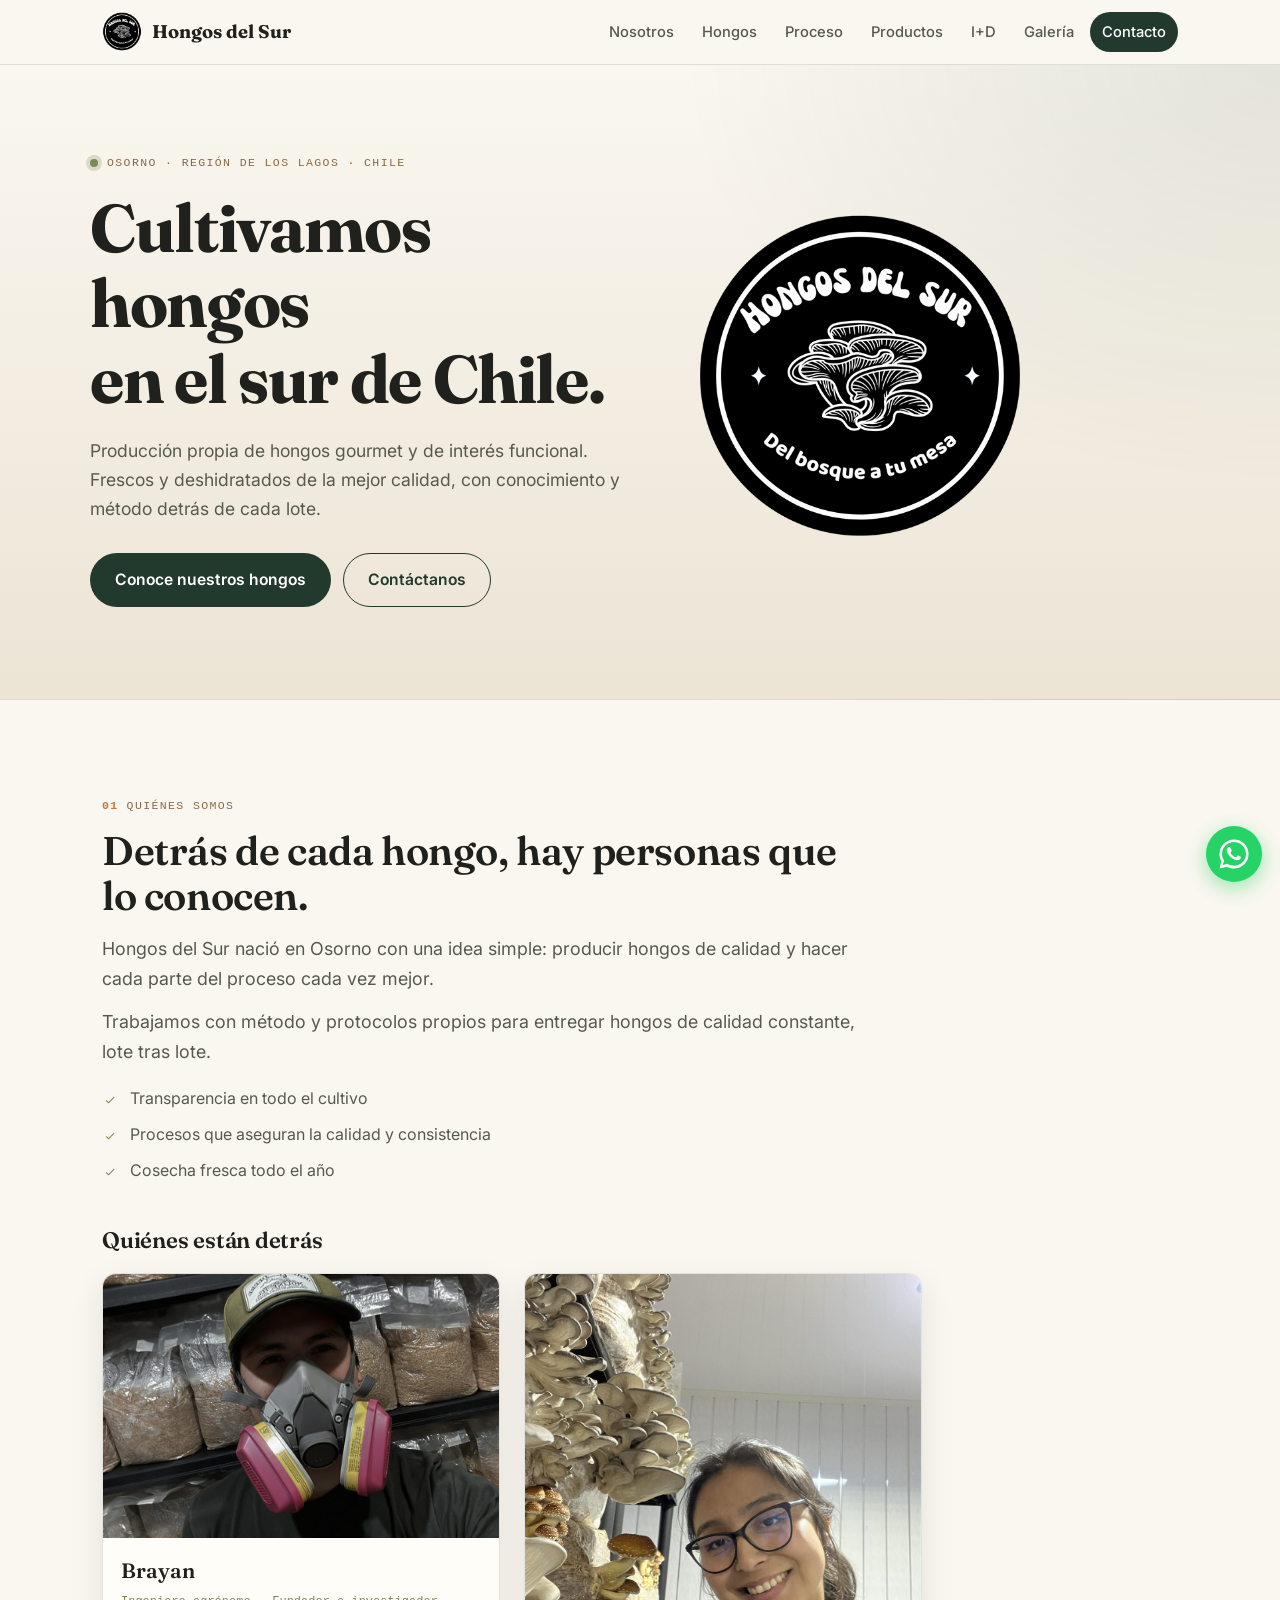
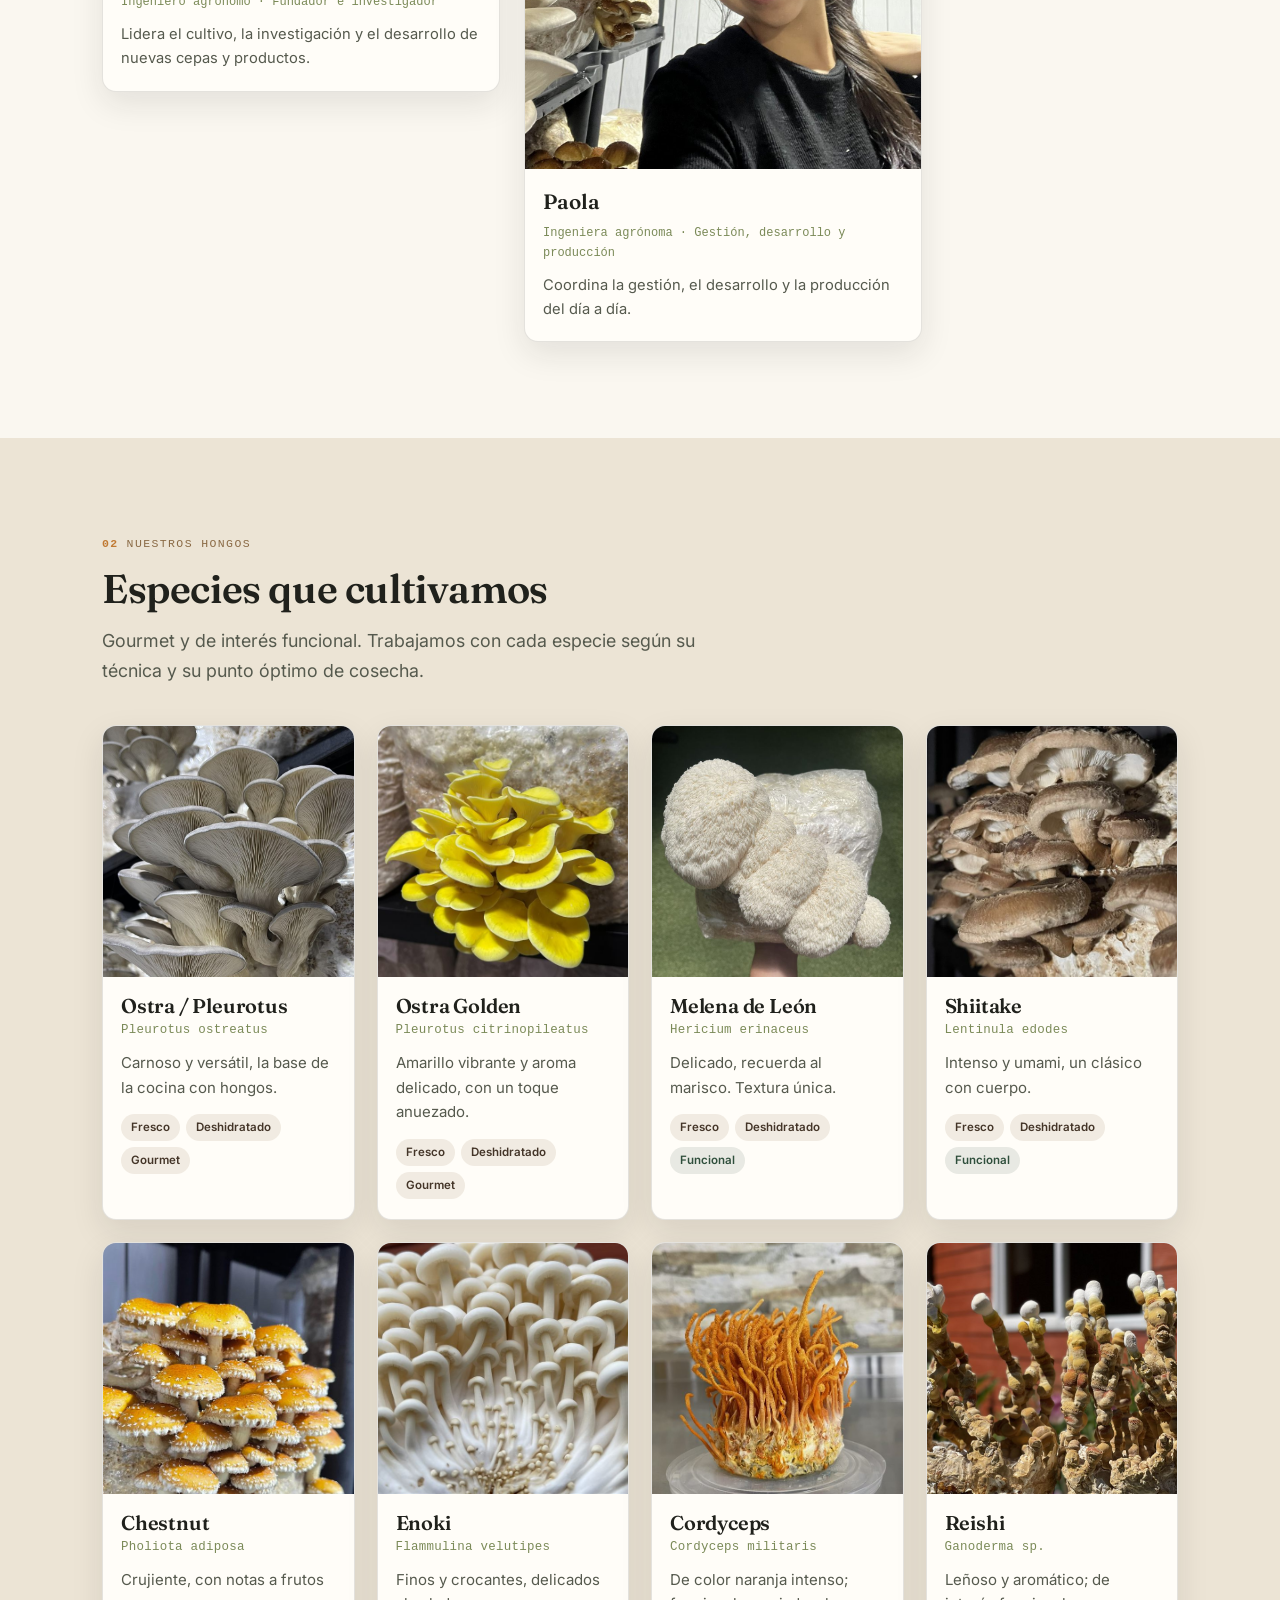
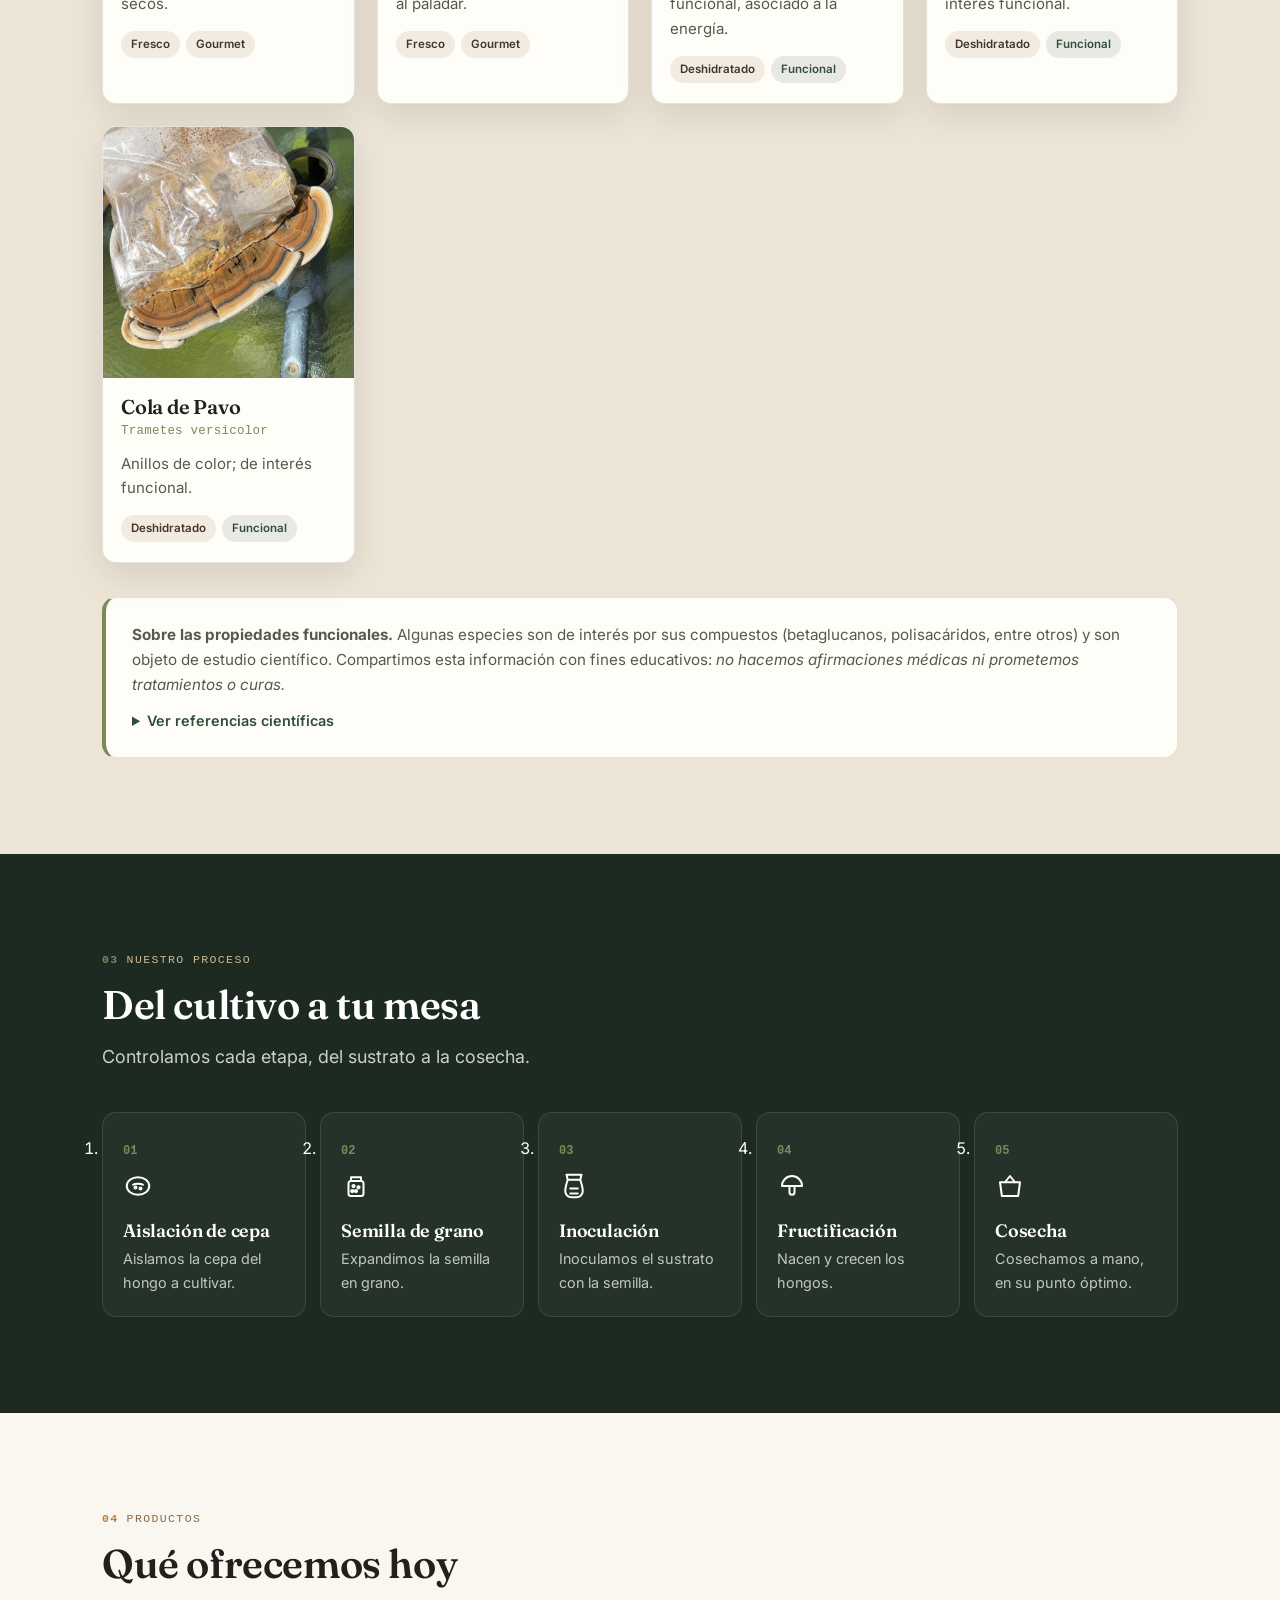
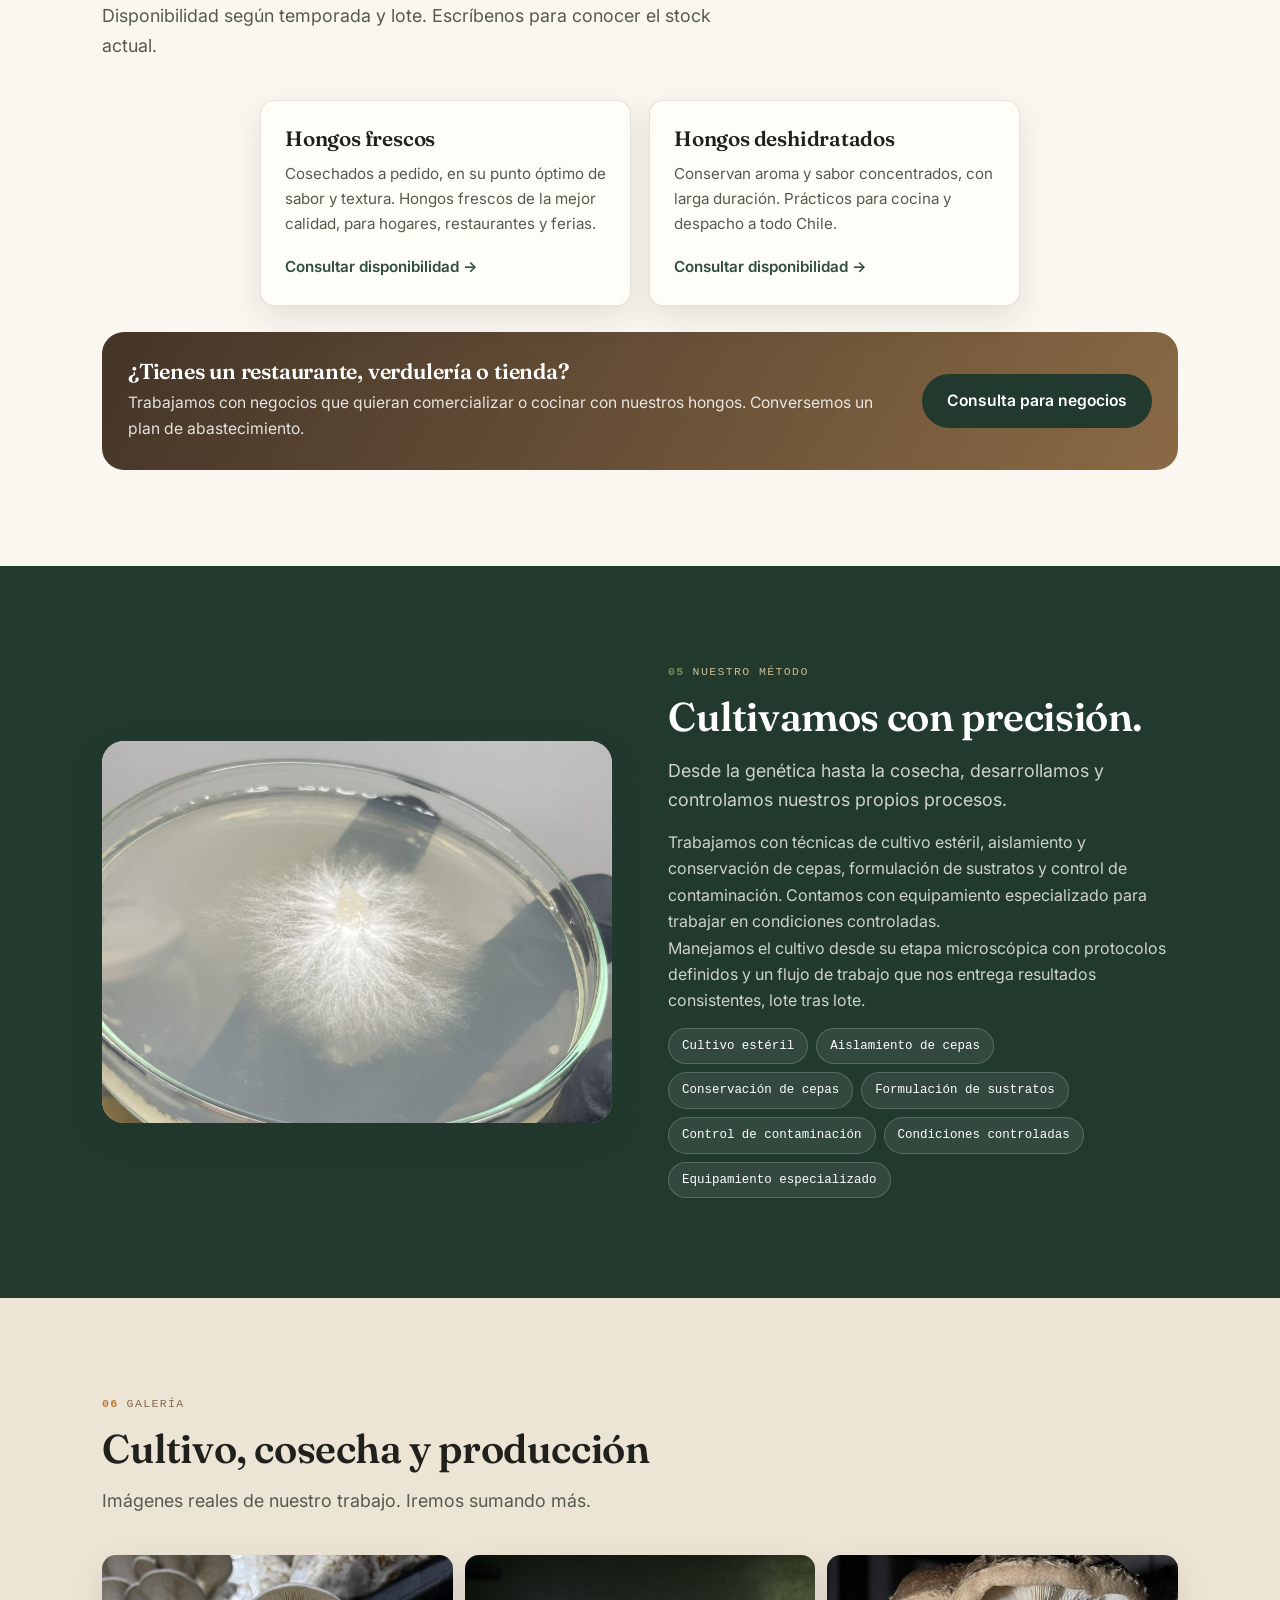
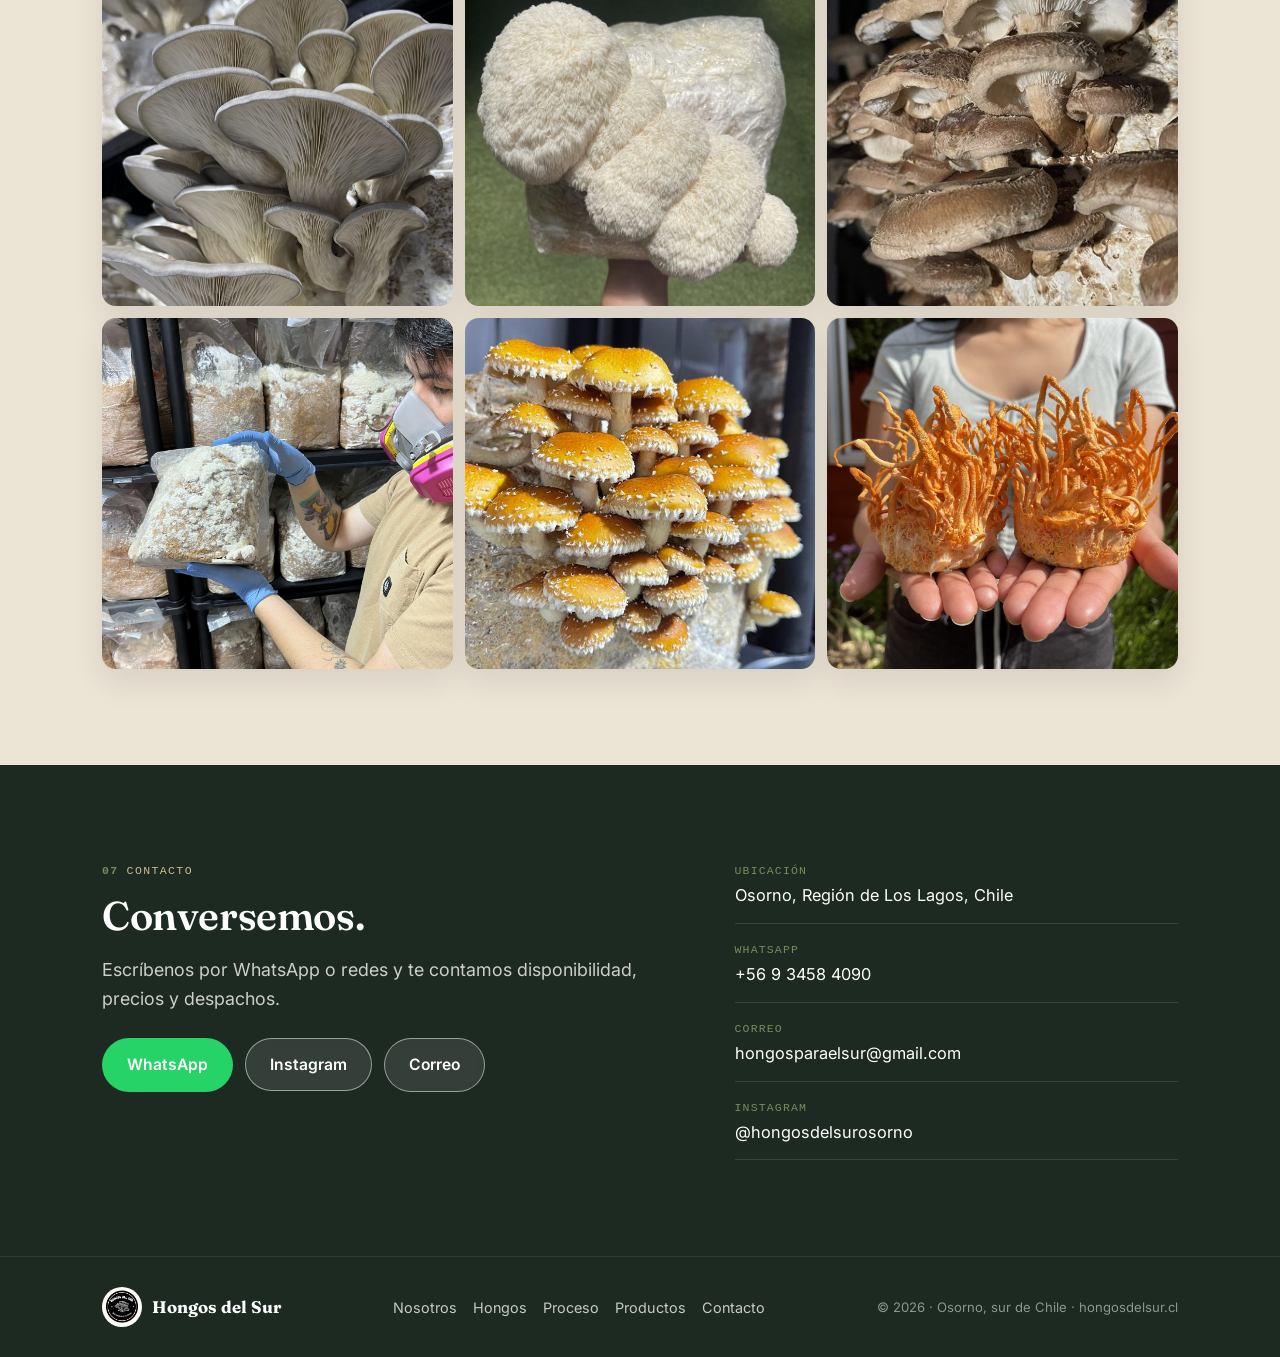
<file: index.html>
<!DOCTYPE html>
<html lang="es">
<head>
  <meta charset="UTF-8" />
  <meta name="viewport" content="width=device-width, initial-scale=1.0" />

  <title>Hongos del Sur — Cultivo de hongos gourmet y funcionales en Osorno, Chile</title>
  <meta name="description" content="Hongos del Sur es una productora de Osorno, Región de Los Lagos, dedicada al cultivo de hongos gourmet y de interés funcional: Melena de León, Shiitake, Pleurotus, Reishi y más. Hongos frescos y deshidratados de la mejor calidad, del sur de Chile." />
  <meta name="theme-color" content="#243b30" />
  <link rel="canonical" href="https://hongosdelsur.cl/" />

  <!-- Open Graph / redes -->
  <meta property="og:title" content="Hongos del Sur — Cultivo de hongos en el sur de Chile" />
  <meta property="og:description" content="Cultivamos hongos gourmet y funcionales en Osorno. Frescos y deshidratados de la mejor calidad." />
  <meta property="og:type" content="website" />
  <meta property="og:url" content="https://hongosdelsur.cl/" />
  <meta property="og:image" content="https://hongosdelsur.cl/img/logo.png" />
  <meta property="og:locale" content="es_CL" />
  <meta name="twitter:card" content="summary" />

  <link rel="preconnect" href="https://fonts.googleapis.com" />
  <link rel="preconnect" href="https://fonts.gstatic.com" crossorigin />
  <link href="https://fonts.googleapis.com/css2?family=Fraunces:opsz,wght@9..144,400;9..144,500;9..144,600;9..144,700&family=Inter:wght@400;500;600&display=swap" rel="stylesheet" />
  <link rel="stylesheet" href="styles.css?v=7" />
  <link rel="icon" type="image/png" href="img/logo.png" />
  <link rel="apple-touch-icon" href="img/logo.png" />

  <!-- Datos estructurados: negocio local -->
  <script type="application/ld+json">
  {
    "@context": "https://schema.org",
    "@type": "LocalBusiness",
    "name": "Hongos del Sur",
    "alternateName": "Hongos del Sur Osorno",
    "description": "Cultivo y desarrollo de hongos gourmet y de interés funcional en Osorno, Región de Los Lagos, Chile. Hongos frescos y deshidratados: Melena de León, Shiitake, Pleurotus, Reishi, Cordyceps y más.",
    "slogan": "Del bosque a tu mesa",
    "image": "https://hongosdelsur.cl/img/logo.png",
    "logo": "https://hongosdelsur.cl/img/logo.png",
    "url": "https://hongosdelsur.cl",
    "telephone": "+56934584090",
    "email": "hongosparaelsur@gmail.com",
    "address": {
      "@type": "PostalAddress",
      "addressLocality": "Osorno",
      "addressRegion": "Región de Los Lagos",
      "addressCountry": "CL"
    },
    "geo": {
      "@type": "GeoCoordinates",
      "latitude": -40.5739,
      "longitude": -73.1332
    },
    "areaServed": [
      { "@type": "City", "name": "Osorno" },
      { "@type": "AdministrativeArea", "name": "Región de Los Lagos" },
      { "@type": "Country", "name": "Chile" }
    ],
    "knowsAbout": ["Cultivo de hongos", "Hongos gourmet", "Hongos funcionales", "Micología"],
    "sameAs": ["https://instagram.com/hongosdelsurosorno"]
  }
  </script>
</head>
<body>

  <!-- ===== NAVEGACIÓN ===== -->
  <header class="nav" id="top">
    <div class="container nav__inner">
      <a href="#inicio" class="nav__logo">
        <img src="img/logo.png" alt="Logo de Hongos del Sur" class="nav__logo-img" width="42" height="42" />
        <span>Hongos del Sur</span>
      </a>
      <button class="nav__toggle" aria-label="Abrir menú" aria-expanded="false" aria-controls="menu">
        <span></span><span></span><span></span>
      </button>
      <nav class="nav__links" id="menu">
        <a href="#nosotros">Nosotros</a>
        <a href="#hongos">Hongos</a>
        <a href="#proceso">Proceso</a>
        <a href="#productos">Productos</a>
        <a href="#id">I+D</a>
        <a href="#galeria">Galería</a>
        <a href="#contacto" class="nav__cta">Contacto</a>
      </nav>
    </div>
  </header>

  <main>

    <!-- ===== HERO ===== -->
    <section id="inicio" class="hero">
      <div class="container hero__inner">
        <div class="hero__text">
          <p class="hero__eyebrow"><span class="dot"></span>Osorno · Región de Los Lagos · Chile</p>
          <h1 class="hero__title">Cultivamos hongos<br />en el sur de Chile.</h1>
          <p class="hero__subtitle">
            Producción propia de hongos gourmet y de interés funcional. Frescos y
            deshidratados de la mejor calidad, con conocimiento y método detrás de cada lote.
          </p>
          <div class="hero__actions">
            <a href="#hongos" class="btn btn--primary">Conoce nuestros hongos</a>
            <a href="#contacto" class="btn btn--ghost">Contáctanos</a>
          </div>
        </div>
        <div class="hero__mark" aria-hidden="true">
          <img src="img/logo.png" alt="" width="320" height="320" />
        </div>
      </div>
    </section>

    <!-- ===== 01 · NOSOTROS ===== -->
    <section id="nosotros" class="section">
      <div class="container">
        <div class="reveal about-intro">
          <p class="eyebrow"><span class="eyebrow__num">01</span> Quiénes somos</p>
          <h2>Detrás de cada hongo, hay personas que lo conocen.</h2>
          <p class="lead">
            Hongos del Sur nació en Osorno con una idea simple: producir hongos
            de calidad y hacer cada parte del proceso cada vez mejor.
          </p>
          <p class="lead">
            Trabajamos con método y protocolos propios para entregar hongos de
            calidad constante, lote tras lote.
          </p>
          <ul class="checklist">
            <li>Transparencia en todo el cultivo</li>
            <li>Procesos que aseguran la calidad y consistencia</li>
            <li>Cosecha fresca todo el año</li>
          </ul>
        </div>
      </div>

      <div class="container team">
        <h3 class="team__title reveal">Quiénes están detrás</h3>
        <div class="team__grid">
          <figure class="member reveal">
            <div class="member__photo member__photo--h">
              <img src="img/brayan.jpg" alt="Brayan, ingeniero agrónomo y fundador de Hongos del Sur" loading="lazy"
                   onerror="this.style.display='none';this.parentNode.classList.add('placeholder')" />
              <span class="placeholder__label">Foto de Brayan (horizontal)<br /><small>img/brayan.jpg</small></span>
            </div>
            <figcaption>
              <h4>Brayan</h4>
              <p class="member__role">Ingeniero agrónomo · Fundador e investigador</p>
              <p class="member__bio">Lidera el cultivo, la investigación y el desarrollo de nuevas cepas y productos.</p>
            </figcaption>
          </figure>

          <figure class="member reveal">
            <div class="member__photo member__photo--v">
              <img src="img/paola.jpg" alt="Paola, ingeniera agrónoma de Hongos del Sur" loading="lazy"
                   onerror="this.style.display='none';this.parentNode.classList.add('placeholder')" />
              <span class="placeholder__label">Foto de Paola (vertical)<br /><small>img/paola.jpg</small></span>
            </div>
            <figcaption>
              <h4>Paola</h4>
              <p class="member__role">Ingeniera agrónoma · Gestión, desarrollo y producción</p>
              <p class="member__bio">Coordina la gestión, el desarrollo y la producción del día a día.</p>
            </figcaption>
          </figure>
        </div>
      </div>
    </section>

    <!-- ===== 02 · NUESTROS HONGOS ===== -->
    <section id="hongos" class="section section--sand">
      <div class="container">
        <div class="section__head reveal">
          <p class="eyebrow"><span class="eyebrow__num">02</span> Nuestros hongos</p>
          <h2>Especies que cultivamos</h2>
          <p class="lead">Gourmet y de interés funcional. Trabajamos con cada especie según su técnica y su punto óptimo de cosecha.</p>
        </div>

        <div class="species">
          <!-- Pleurotus -->
          <article class="scard reveal">
            <div class="scard__media">
              <img src="img/ostra.jpg" alt="Hongo ostra (Pleurotus ostreatus) cultivado por Hongos del Sur" loading="lazy"
                   onerror="this.style.display='none';this.parentNode.classList.add('placeholder')" />
              <span class="placeholder__label">img/ostra.jpg</span>
            </div>
            <div class="scard__body">
              <h3>Ostra / Pleurotus</h3>
              <p class="latin">Pleurotus ostreatus</p>
              <p class="scard__desc">Carnoso y versátil, la base de la cocina con hongos.</p>
              <div class="tags"><span>Fresco</span><span>Deshidratado</span><span>Gourmet</span></div>
            </div>
          </article>

          <!-- Ostra Golden -->
          <article class="scard reveal">
            <div class="scard__media">
              <img src="img/ostragolden.jpg" alt="Ostra Golden (Pleurotus citrinopileatus) cultivado por Hongos del Sur" loading="lazy"
                   onerror="this.style.display='none';this.parentNode.classList.add('placeholder')" />
              <span class="placeholder__label">img/ostragolden.jpg</span>
            </div>
            <div class="scard__body">
              <h3>Ostra Golden</h3>
              <p class="latin">Pleurotus citrinopileatus</p>
              <p class="scard__desc">Amarillo vibrante y aroma delicado, con un toque anuezado.</p>
              <div class="tags"><span>Fresco</span><span>Deshidratado</span><span>Gourmet</span></div>
            </div>
          </article>

          <!-- Melena de León -->
          <article class="scard reveal">
            <div class="scard__media">
              <img src="img/melena.jpg" alt="Melena de León (Hericium erinaceus) cultivado por Hongos del Sur" loading="lazy"
                   onerror="this.style.display='none';this.parentNode.classList.add('placeholder')" />
              <span class="placeholder__label">img/melena.jpg</span>
            </div>
            <div class="scard__body">
              <h3>Melena de León</h3>
              <p class="latin">Hericium erinaceus</p>
              <p class="scard__desc">Delicado, recuerda al marisco. Textura única.</p>
              <div class="tags"><span>Fresco</span><span>Deshidratado</span><span class="tag--fn">Funcional</span></div>
            </div>
          </article>

          <!-- Shiitake -->
          <article class="scard reveal">
            <div class="scard__media">
              <img src="img/shiitake.jpg" alt="Shiitake (Lentinula edodes) cultivado por Hongos del Sur" loading="lazy"
                   onerror="this.style.display='none';this.parentNode.classList.add('placeholder')" />
              <span class="placeholder__label">img/shiitake.jpg</span>
            </div>
            <div class="scard__body">
              <h3>Shiitake</h3>
              <p class="latin">Lentinula edodes</p>
              <p class="scard__desc">Intenso y umami, un clásico con cuerpo.</p>
              <div class="tags"><span>Fresco</span><span>Deshidratado</span><span class="tag--fn">Funcional</span></div>
            </div>
          </article>

          <!-- Chestnut -->
          <article class="scard reveal">
            <div class="scard__media">
              <img src="img/chestnut.jpg" alt="Hongo Chestnut (Pholiota adiposa) cultivado por Hongos del Sur" loading="lazy" class="pos-upper"
                   onerror="this.style.display='none';this.parentNode.classList.add('placeholder')" />
              <span class="placeholder__label">img/chestnut.jpg</span>
            </div>
            <div class="scard__body">
              <h3>Chestnut</h3>
              <p class="latin">Pholiota adiposa</p>
              <p class="scard__desc">Crujiente, con notas a frutos secos.</p>
              <div class="tags"><span>Fresco</span><span>Gourmet</span></div>
            </div>
          </article>

          <!-- Enoki -->
          <article class="scard reveal">
            <div class="scard__media">
              <img src="img/enoki.jpg" alt="Enoki (Flammulina velutipes) cultivado por Hongos del Sur" loading="lazy" class="pos-top"
                   onerror="this.style.display='none';this.parentNode.classList.add('placeholder')" />
              <span class="placeholder__label">Tu foto<br /><small>img/enoki.jpg</small></span>
            </div>
            <div class="scard__body">
              <h3>Enoki</h3>
              <p class="latin">Flammulina velutipes</p>
              <p class="scard__desc">Finos y crocantes, delicados al paladar.</p>
              <div class="tags"><span>Fresco</span><span>Gourmet</span></div>
            </div>
          </article>

          <!-- Cordyceps -->
          <article class="scard reveal">
            <div class="scard__media">
              <img src="img/cordyceps.jpg" alt="Cordyceps (Cordyceps militaris) cultivado por Hongos del Sur" loading="lazy"
                   onerror="this.style.display='none';this.parentNode.classList.add('placeholder')" />
              <span class="placeholder__label">img/cordyceps.jpg</span>
            </div>
            <div class="scard__body">
              <h3>Cordyceps</h3>
              <p class="latin">Cordyceps militaris</p>
              <p class="scard__desc">De color naranja intenso; funcional, asociado a la energía.</p>
              <div class="tags"><span>Deshidratado</span><span class="tag--fn">Funcional</span></div>
            </div>
          </article>

          <!-- Reishi -->
          <article class="scard reveal">
            <div class="scard__media">
              <img src="img/reishi.jpg" alt="Reishi (Ganoderma) cultivado por Hongos del Sur" loading="lazy"
                   onerror="this.style.display='none';this.parentNode.classList.add('placeholder')" />
              <span class="placeholder__label">Tu foto<br /><small>img/reishi.jpg</small></span>
            </div>
            <div class="scard__body">
              <h3>Reishi</h3>
              <p class="latin">Ganoderma sp.</p>
              <p class="scard__desc">Leñoso y aromático; de interés funcional.</p>
              <div class="tags"><span>Deshidratado</span><span class="tag--fn">Funcional</span></div>
            </div>
          </article>

          <!-- Cola de Pavo -->
          <article class="scard reveal">
            <div class="scard__media">
              <img src="img/colapavo.jpg" alt="Cola de Pavo (Trametes versicolor) cultivado por Hongos del Sur" loading="lazy" class="pos-bottom"
                   onerror="this.style.display='none';this.parentNode.classList.add('placeholder')" />
              <span class="placeholder__label">Tu foto<br /><small>img/colapavo.jpg</small></span>
            </div>
            <div class="scard__body">
              <h3>Cola de Pavo</h3>
              <p class="latin">Trametes versicolor</p>
              <p class="scard__desc">Anillos de color; de interés funcional.</p>
              <div class="tags"><span>Deshidratado</span><span class="tag--fn">Funcional</span></div>
            </div>
          </article>
        </div>

        <!-- Nota responsable sobre propiedades -->
        <div class="fnote reveal">
          <p>
            <strong>Sobre las propiedades funcionales.</strong> Algunas especies son de
            interés por sus compuestos (betaglucanos, polisacáridos, entre otros) y son
            objeto de estudio científico. Compartimos esta información con fines
            educativos: <em>no hacemos afirmaciones médicas ni prometemos tratamientos o curas.</em>
          </p>
          <details>
            <summary>Ver referencias científicas</summary>
            <ol>
              <li>González A. et al. <em>Oyster Mushrooms on Cardiometabolic Parameters — Systematic Review.</em> Nutrients, 2020. <a href="https://www.ncbi.nlm.nih.gov/pmc/articles/PMC7230384/" target="_blank" rel="noopener">Ver ↗</a></li>
              <li>Elhusseiny S. et al. <em>Hericium erinaceus: a systematic review.</em> Frontiers in Nutrition, 2025. <a href="https://pubmed.ncbi.nlm.nih.gov/40959699/" target="_blank" rel="noopener">Ver ↗</a></li>
              <li>Finimundy T. et al. <em>Shiitake: Antioxidant &amp; Immunomodulatory activities.</em> Int. J. Med. Mushrooms, 2017. <a href="https://pubmed.ncbi.nlm.nih.gov/29345560/" target="_blank" rel="noopener">Ver ↗</a></li>
              <li>Jędrejko K. et al. <em>Cordyceps militaris as a Bio Functional Food Source: Pharmacological Potential and Anti-Inflammatory Actions.</em> Nutrients, 2022. <a href="https://pubmed.ncbi.nlm.nih.gov/35208860/" target="_blank" rel="noopener">Ver ↗</a></li>
              <li><em>Trametes versicolor (Cola de Pavo): Polysaccharides — Targets and Efficacy.</em> Review, 2020. <a href="https://www.ncbi.nlm.nih.gov/pmc/articles/PMC7277906/" target="_blank" rel="noopener">Ver ↗</a></li>
              <li><em>Health-Promoting Polysaccharides Extracted from Ganoderma lucidum (Reishi).</em> Molecules, 2021. <a href="https://pubmed.ncbi.nlm.nih.gov/34444885/" target="_blank" rel="noopener">Ver ↗</a></li>
            </ol>
            <p class="fnote__aviso">Información con respaldo científico y fines educativos. No constituye consejo médico. Ante dudas de salud, consulta a un profesional.</p>
          </details>
        </div>
      </div>
    </section>

    <!-- ===== 03 · DEL CULTIVO AL PRODUCTO ===== -->
    <section id="proceso" class="section section--dark">
      <div class="container">
        <div class="section__head reveal">
          <p class="eyebrow eyebrow--light"><span class="eyebrow__num">03</span> Nuestro proceso</p>
          <h2>Del cultivo a tu mesa</h2>
          <p class="lead lead--light">Controlamos cada etapa, del sustrato a la cosecha.</p>
        </div>

        <ol class="process">
          <li class="pstep reveal">
            <span class="pstep__num">01</span>
            <span class="pstep__icon" aria-hidden="true"><svg viewBox="0 0 24 24" fill="none" stroke="currentColor" stroke-width="1.6" stroke-linecap="round" stroke-linejoin="round"><ellipse cx="12" cy="12" rx="9" ry="7"/><path d="M8 11c1.6-1.2 6.4-1.2 8 0"/><circle cx="10" cy="13.2" r="0.8"/><circle cx="14" cy="14" r="0.8"/></svg></span>
            <h3>Aislación de cepa</h3>
            <p>Aislamos la cepa del hongo a cultivar.</p>
          </li>
          <li class="pstep reveal">
            <span class="pstep__num">02</span>
            <span class="pstep__icon" aria-hidden="true"><svg viewBox="0 0 24 24" fill="none" stroke="currentColor" stroke-width="1.6" stroke-linecap="round" stroke-linejoin="round"><rect x="6" y="8" width="12" height="12" rx="2"/><path d="M8 8V5h8v3"/><circle cx="10" cy="12" r="0.9"/><circle cx="14" cy="13" r="0.9"/><circle cx="12" cy="16" r="0.9"/><circle cx="9" cy="16" r="0.9"/></svg></span>
            <h3>Semilla de grano</h3>
            <p>Expandimos la semilla en grano.</p>
          </li>
          <li class="pstep reveal">
            <span class="pstep__num">03</span>
            <span class="pstep__icon" aria-hidden="true"><svg viewBox="0 0 24 24" fill="none" stroke="currentColor" stroke-width="1.6" stroke-linecap="round" stroke-linejoin="round"><path d="M6 3h12l-1 4H7z"/><path d="M7 7c-1 3-2 6-2 9a5 5 0 0 0 5 5h4a5 5 0 0 0 5-5c0-3-1-6-2-9"/><path d="M9 14h6M9 18h6"/></svg></span>
            <h3>Inoculación</h3>
            <p>Inoculamos el sustrato con la semilla.</p>
          </li>
          <li class="pstep reveal">
            <span class="pstep__num">04</span>
            <span class="pstep__icon" aria-hidden="true"><svg viewBox="0 0 24 24" fill="none" stroke="currentColor" stroke-width="1.6" stroke-linecap="round" stroke-linejoin="round"><path d="M4 12a8 8 0 0 1 16 0z"/><path d="M10 12v5a2 2 0 0 0 4 0v-5"/></svg></span>
            <h3>Fructificación</h3>
            <p>Nacen y crecen los hongos.</p>
          </li>
          <li class="pstep reveal">
            <span class="pstep__num">05</span>
            <span class="pstep__icon" aria-hidden="true"><svg viewBox="0 0 24 24" fill="none" stroke="currentColor" stroke-width="1.6" stroke-linecap="round" stroke-linejoin="round"><path d="M4 9h16l-1.5 11h-13z"/><path d="M8 9l4-5 4 5"/></svg></span>
            <h3>Cosecha</h3>
            <p>Cosechamos a mano, en su punto óptimo.</p>
          </li>
        </ol>
      </div>
    </section>

    <!-- ===== 04 · PRODUCTOS ===== -->
    <section id="productos" class="section">
      <div class="container">
        <div class="section__head reveal">
          <p class="eyebrow"><span class="eyebrow__num">04</span> Productos</p>
          <h2>Qué ofrecemos hoy</h2>
          <p class="lead">Disponibilidad según temporada y lote. Escríbenos para conocer el stock actual.</p>
        </div>

        <div class="products products--2">
          <article class="pcard reveal">
            <h3>Hongos frescos</h3>
            <p>Cosechados a pedido, en su punto óptimo de sabor y textura. Hongos frescos de la mejor calidad, para hogares, restaurantes y ferias.</p>
            <a class="link-cta" href="https://wa.me/56934584090?text=Hola,%20quiero%20consultar%20disponibilidad%20de%20hongos%20frescos" target="_blank" rel="noopener">Consultar disponibilidad →</a>
          </article>
          <article class="pcard reveal">
            <h3>Hongos deshidratados</h3>
            <p>Conservan aroma y sabor concentrados, con larga duración. Prácticos para cocina y despacho a todo Chile.</p>
            <a class="link-cta" href="https://wa.me/56934584090?text=Hola,%20quiero%20consultar%20por%20hongos%20deshidratados" target="_blank" rel="noopener">Consultar disponibilidad →</a>
          </article>
        </div>

        <div class="b2b reveal">
          <div>
            <h3>¿Tienes un restaurante, verdulería o tienda?</h3>
            <p>Trabajamos con negocios que quieran comercializar o cocinar con nuestros hongos. Conversemos un plan de abastecimiento.</p>
          </div>
          <a class="btn btn--primary" href="https://wa.me/56934584090?text=Hola,%20represento%20un%20negocio%20y%20quiero%20cotizar" target="_blank" rel="noopener">Consulta para negocios</a>
        </div>
      </div>
    </section>

    <!-- ===== 05 · INVESTIGACIÓN Y DESARROLLO ===== -->
    <section id="id" class="section section--forest">
      <div class="container grid-2 grid-2--reverse">
        <div class="reveal">
          <p class="eyebrow eyebrow--light"><span class="eyebrow__num">05</span> Nuestro método</p>
          <h2>Cultivamos con precisión.</h2>
          <p class="lead lead--light">
            Desde la genética hasta la cosecha, desarrollamos y controlamos nuestros
            propios procesos.
          </p>
          <p class="lead--light">
            Trabajamos con técnicas de cultivo estéril, aislamiento y conservación de
            cepas, formulación de sustratos y control de contaminación. Contamos con
            equipamiento especializado para trabajar en condiciones controladas.
          </p>
          <p class="lead--light">
            Manejamos el cultivo desde su etapa microscópica con protocolos definidos y
            un flujo de trabajo que nos entrega resultados consistentes, lote tras lote.
          </p>
          <ul class="chips">
            <li>Cultivo estéril</li>
            <li>Aislamiento de cepas</li>
            <li>Conservación de cepas</li>
            <li>Formulación de sustratos</li>
            <li>Control de contaminación</li>
            <li>Condiciones controladas</li>
            <li>Equipamiento especializado</li>
          </ul>
        </div>
        <div class="media-frame reveal">
          <img src="img/laboratorio.jpg" alt="Trabajo técnico y de laboratorio en Hongos del Sur" loading="lazy"
               onerror="this.style.display='none';this.parentNode.classList.add('placeholder')" />
          <span class="placeholder__label">Foto de laboratorio / trabajo técnico<br /><small>img/laboratorio.jpg</small></span>
        </div>
      </div>
    </section>

    <!-- ===== 06 · GALERÍA ===== -->
    <section id="galeria" class="section section--sand">
      <div class="container">
        <div class="section__head reveal">
          <p class="eyebrow"><span class="eyebrow__num">06</span> Galería</p>
          <h2>Cultivo, cosecha y producción</h2>
          <p class="lead">Imágenes reales de nuestro trabajo. Iremos sumando más.</p>
        </div>
        <div class="gallery">
          <figure class="gitem reveal"><img src="img/ostra.jpg" alt="Hongos ostra creciendo" loading="lazy" onerror="this.style.display='none';this.parentNode.classList.add('placeholder')"><span class="placeholder__label">img/galeria-1.jpg</span></figure>
          <figure class="gitem reveal"><img src="img/melena.jpg" alt="Melena de León en cultivo" loading="lazy" onerror="this.style.display='none';this.parentNode.classList.add('placeholder')"><span class="placeholder__label">img/galeria-2.jpg</span></figure>
          <figure class="gitem reveal"><img src="img/shiitake.jpg" alt="Shiitake cosechado" loading="lazy" onerror="this.style.display='none';this.parentNode.classList.add('placeholder')"><span class="placeholder__label">img/galeria-3.jpg</span></figure>
          <figure class="gitem reveal"><img src="img/nosotros.jpg" alt="Producción de Hongos del Sur" loading="lazy" onerror="this.style.display='none';this.parentNode.classList.add('placeholder')"><span class="placeholder__label">img/galeria-4.jpg</span></figure>
          <figure class="gitem reveal"><img src="img/chestnut.jpg" alt="Hongos Chestnut" loading="lazy" onerror="this.style.display='none';this.parentNode.classList.add('placeholder')"><span class="placeholder__label">img/galeria-5.jpg</span></figure>
          <figure class="gitem reveal"><img src="img/galeria-6.jpg" alt="Instalaciones de cultivo" loading="lazy" onerror="this.style.display='none';this.parentNode.classList.add('placeholder')"><span class="placeholder__label">Tu foto<br /><small>img/galeria-6.jpg</small></span></figure>
        </div>
      </div>
    </section>

    <!-- ===== 07 · CONTACTO ===== -->
    <section id="contacto" class="section section--dark">
      <div class="container contacto">
        <div class="reveal">
          <p class="eyebrow eyebrow--light"><span class="eyebrow__num">07</span> Contacto</p>
          <h2>Conversemos.</h2>
          <p class="lead lead--light">Escríbenos por WhatsApp o redes y te contamos disponibilidad, precios y despachos.</p>
          <div class="contacto__actions">
            <a class="btn btn--wa" href="https://wa.me/56934584090?text=Hola%20Hongos%20del%20Sur,%20quiero%20hacer%20una%20consulta" target="_blank" rel="noopener">WhatsApp</a>
            <a class="btn btn--glass" href="https://instagram.com/hongosdelsurosorno" target="_blank" rel="noopener">Instagram</a>
            <a class="btn btn--glass" href="mailto:hongosparaelsur@gmail.com">Correo</a>
          </div>
        </div>
        <div class="contacto__meta reveal">
          <div><span class="meta-k">Ubicación</span><span class="meta-v">Osorno, Región de Los Lagos, Chile</span></div>
          <div><span class="meta-k">WhatsApp</span><span class="meta-v">+56 9 3458 4090</span></div>
          <div><span class="meta-k">Correo</span><span class="meta-v">hongosparaelsur@gmail.com</span></div>
          <div><span class="meta-k">Instagram</span><span class="meta-v">@hongosdelsurosorno</span></div>
        </div>
      </div>
    </section>

  </main>

  <!-- ===== FOOTER ===== -->
  <footer class="footer">
    <div class="container footer__inner">
      <span class="footer__brand">
        <span class="footer__logo-chip"><img src="img/logo.png" alt="Hongos del Sur" width="36" height="36" /></span>
        Hongos del Sur
      </span>
      <nav class="footer__nav">
        <a href="#nosotros">Nosotros</a>
        <a href="#hongos">Hongos</a>
        <a href="#proceso">Proceso</a>
        <a href="#productos">Productos</a>
        <a href="#contacto">Contacto</a>
      </nav>
      <span class="footer__copy">© 2026 · Osorno, sur de Chile · hongosdelsur.cl</span>
    </div>
  </footer>

  <!-- ===== BOTÓN FLOTANTE WHATSAPP ===== -->
  <a class="wa-float" href="https://wa.me/56934584090?text=Hola%20Hongos%20del%20Sur,%20quiero%20hacer%20una%20consulta"
     target="_blank" rel="noopener" aria-label="Escríbenos por WhatsApp">
    <svg viewBox="0 0 32 32" aria-hidden="true">
      <path d="M16 .5C7.4.5.5 7.4.5 16c0 2.8.7 5.4 2 7.8L.5 31.5l7.9-2c2.3 1.2 4.9 1.9 7.6 1.9 8.6 0 15.5-6.9 15.5-15.5S24.6.5 16 .5zm0 28c-2.4 0-4.7-.6-6.7-1.8l-.5-.3-4.7 1.2 1.3-4.6-.3-.5C3.9 20.5 3.2 18.3 3.2 16 3.2 8.9 8.9 3.2 16 3.2S28.8 8.9 28.8 16 23.1 28.5 16 28.5zm7.1-9.6c-.4-.2-2.3-1.1-2.6-1.3-.3-.1-.6-.2-.9.2-.3.4-1 1.3-1.2 1.5-.2.2-.4.3-.8.1-.4-.2-1.6-.6-3.1-1.9-1.1-1-1.9-2.2-2.1-2.6-.2-.4 0-.6.2-.8.2-.2.4-.4.5-.6.2-.2.2-.4.4-.6.1-.2.1-.5 0-.7-.1-.2-.9-2.2-1.3-3-.3-.8-.7-.7-.9-.7h-.8c-.3 0-.7.1-1 .5-.3.4-1.3 1.3-1.3 3.1s1.3 3.6 1.5 3.9c.2.2 2.6 4 6.3 5.6.9.4 1.6.6 2.1.8.9.3 1.7.2 2.3.1.7-.1 2.3-.9 2.6-1.8.3-.9.3-1.6.2-1.8-.1-.1-.3-.2-.7-.4z"/>
    </svg>
  </a>

  <script src="app.js" defer></script>
</body>
</html>
</file>
<file: styles.css>
/* =========================================================
   Hongos del Sur — sistema de diseño
   Paleta: bosque templado + madera + hongos + laboratorio limpio
   Mobile-first. Ver DESIGN.md
   ========================================================= */

:root {
  /* Neutros cálidos */
  --paper: #faf7f0;       /* fondo general, blanco cálido */
  --sand: #ece4d5;        /* beige, secciones alternas */
  --cream: #fffdf8;       /* tarjetas */
  --ink: #20211c;         /* texto principal (verde-negro cálido) */
  --ink-soft: #565a4e;    /* texto secundario */
  --line: rgba(32, 33, 28, 0.12);

  /* Bosque + madera */
  --forest: #223a2e;      /* verde bosque profundo */
  --forest-2: #2f4f3c;    /* verde bosque medio */
  --moss: #7b8a58;        /* verde musgo (acento) */
  --bark: #443528;        /* marrón corteza */
  --earth: #8a6a45;       /* tierra */
  --amber: #c07a34;       /* ámbar / terracota (acento cálido) */

  /* Oscuro estratégico */
  --dark: #1c2a22;        /* fondo oscuro verdoso */

  --wa: #25d366;

  --radius: 14px;
  --radius-lg: 22px;
  --shadow: 0 12px 32px rgba(28, 34, 26, 0.10);
  --shadow-lg: 0 20px 50px rgba(28, 34, 26, 0.16);
  --maxw: 1140px;
  --mono: "IBM Plex Mono", ui-monospace, "SFMono-Regular", Menlo, Consolas, monospace;
}

/* ===== Reset / base ===== */
* { box-sizing: border-box; margin: 0; padding: 0; }
html { scroll-behavior: smooth; -webkit-text-size-adjust: 100%; }
body {
  font-family: "Inter", system-ui, sans-serif;
  color: var(--ink);
  background: var(--paper);
  line-height: 1.65;
  -webkit-font-smoothing: antialiased;
  overflow-x: hidden;
}
h1, h2, h3 { font-family: "Fraunces", Georgia, serif; line-height: 1.12; font-weight: 600; letter-spacing: -0.01em; }
img { max-width: 100%; display: block; }
a { color: inherit; text-decoration: none; }
ul { list-style: none; }

.container { width: 100%; max-width: var(--maxw); margin: 0 auto; padding: 0 20px; }

/* ===== Tipografía de apoyo ===== */
.eyebrow {
  font-family: var(--mono);
  text-transform: uppercase;
  letter-spacing: 0.12em;
  font-size: 0.72rem;
  font-weight: 500;
  color: var(--earth);
  margin-bottom: 14px;
  display: flex; align-items: center; gap: 8px;
}
.eyebrow--light { color: #cbb98f; }
.eyebrow__num { color: var(--amber); font-weight: 600; }
.eyebrow--light .eyebrow__num { color: var(--moss); }

.lead { font-size: 1.12rem; color: var(--ink-soft); margin-bottom: 14px; }
.lead--light { color: rgba(255, 253, 248, 0.78); }
.fineprint { font-size: 0.9rem; color: var(--ink-soft); margin-top: 16px; }
.section--forest .fineprint { color: rgba(255,253,248,0.6); }

/* ===== Botones ===== */
.btn {
  display: inline-flex; align-items: center; justify-content: center; gap: 8px;
  padding: 13px 24px; border-radius: 999px;
  font-weight: 600; font-size: 0.98rem; cursor: pointer;
  transition: transform .18s ease, box-shadow .18s ease, background .18s ease, color .18s ease;
  border: 1.5px solid transparent;
}
.btn--primary { background: var(--forest); color: #fff; }
.btn--primary:hover { background: var(--forest-2); transform: translateY(-2px); box-shadow: var(--shadow); }
.btn--glass { background: rgba(255,255,255,0.10); color: #fff; border-color: rgba(255,255,255,0.5); backdrop-filter: blur(4px); }
.btn--glass:hover { background: rgba(255,255,255,0.9); color: var(--ink); transform: translateY(-2px); }
.btn--ghost { background: transparent; color: var(--forest); border-color: var(--forest); }
.btn--ghost:hover { background: var(--forest); color: #fff; transform: translateY(-2px); box-shadow: var(--shadow); }
.btn--wa { background: var(--wa); color: #fff; }
.btn--wa:hover { transform: translateY(-2px); box-shadow: 0 10px 26px rgba(37,211,102,0.4); }

.link-cta { font-weight: 600; color: var(--forest-2); font-size: 0.95rem; transition: gap .18s ease, color .18s ease; display: inline-block; margin-top: 4px; }
.link-cta:hover { color: var(--amber); }

/* ===== Navegación ===== */
.nav {
  position: sticky; top: 0; z-index: 100;
  background: rgba(250, 247, 240, 0.9);
  backdrop-filter: blur(12px);
  border-bottom: 1px solid var(--line);
}
.nav__inner { display: flex; align-items: center; justify-content: space-between; height: 64px; }
.nav__logo { display: flex; align-items: center; gap: 10px; font-family: "Fraunces", serif; font-weight: 700; font-size: 1.15rem; }
.nav__logo-img { width: 40px; height: 40px; flex-shrink: 0; }
.nav__links { display: flex; align-items: center; gap: 4px; }
.nav__links a {
  padding: 8px 12px; border-radius: 999px; font-size: 0.92rem; font-weight: 500; color: var(--ink-soft);
  transition: color .15s ease, background .15s ease;
}
.nav__links a:hover { color: var(--forest); background: rgba(34,58,46,0.07); }
.nav__cta { background: var(--forest); color: #fff !important; }
.nav__cta:hover { background: var(--forest-2) !important; }
.nav__toggle {
  display: none; flex-direction: column; gap: 5px; background: none; border: 0; cursor: pointer; padding: 8px;
}
.nav__toggle span { width: 24px; height: 2px; background: var(--ink); border-radius: 2px; transition: transform .25s ease, opacity .2s ease; }
.nav__toggle[aria-expanded="true"] span:nth-child(1) { transform: translateY(7px) rotate(45deg); }
.nav__toggle[aria-expanded="true"] span:nth-child(2) { opacity: 0; }
.nav__toggle[aria-expanded="true"] span:nth-child(3) { transform: translateY(-7px) rotate(-45deg); }

/* ===== Hero (sin foto, limpio) ===== */
.hero {
  position: relative; overflow: hidden;
  background:
    radial-gradient(85% 120% at 100% 0%, rgba(34,58,46,0.10), transparent 55%),
    linear-gradient(180deg, var(--paper) 0%, var(--sand) 100%);
  border-bottom: 1px solid var(--line);
}
.hero__inner { display: grid; grid-template-columns: 1fr; gap: 28px; align-items: center; padding: 60px 20px 68px; }
.hero__eyebrow {
  font-family: var(--mono); text-transform: uppercase; letter-spacing: 0.12em;
  font-size: 0.72rem; display: flex; align-items: center; gap: 9px; margin-bottom: 18px; color: var(--earth);
}
.hero__eyebrow .dot { width: 8px; height: 8px; border-radius: 50%; background: var(--moss); box-shadow: 0 0 0 4px rgba(123,138,88,0.25); }
.hero__title { font-size: clamp(2.4rem, 8vw, 4.2rem); font-weight: 700; letter-spacing: -0.02em; color: var(--ink); }
.hero__subtitle { font-size: 1.1rem; margin: 20px 0 30px; max-width: 540px; color: var(--ink-soft); }
.hero__actions { display: flex; gap: 12px; flex-wrap: wrap; }
.hero__mark { display: none; justify-self: center; }
.hero__mark img { width: min(340px, 78%); height: auto; }

/* ===== Secciones ===== */
.section { padding: 68px 0; }
.section--sand { background: var(--sand); }
.section--dark { background: var(--dark); color: #fff; }
.section--forest { background: var(--forest); color: #fff; }
.section--dark h2, .section--forest h2 { color: #fff; }

.section__head { max-width: 640px; margin-bottom: 40px; }
.section__head h2 { font-size: clamp(1.7rem, 5vw, 2.5rem); margin-bottom: 14px; }

h2 { font-size: clamp(1.7rem, 5vw, 2.5rem); margin-bottom: 16px; }

/* ===== Grid de 2 columnas ===== */
.grid-2 { display: grid; grid-template-columns: 1fr; gap: 32px; align-items: center; }
.checklist { margin-top: 18px; display: flex; flex-direction: column; gap: 10px; }
.checklist li { position: relative; padding-left: 28px; color: var(--ink-soft); }
.checklist li::before {
  content: ""; position: absolute; left: 0; top: 7px; width: 16px; height: 16px;
  border-radius: 50%; background: var(--moss);
  -webkit-mask: url("data:image/svg+xml,<svg xmlns='http://www.w3.org/2000/svg' viewBox='0 0 24 24'><path fill='black' d='M9 16.2 4.8 12l-1.4 1.4L9 19 21 7l-1.4-1.4z'/></svg>") center / 12px no-repeat;
  mask: url("data:image/svg+xml,<svg xmlns='http://www.w3.org/2000/svg' viewBox='0 0 24 24'><path fill='black' d='M9 16.2 4.8 12l-1.4 1.4L9 19 21 7l-1.4-1.4z'/></svg>") center / 12px no-repeat;
}

/* ===== Marco de imagen ===== */
.media-frame {
  position: relative; border-radius: var(--radius-lg); overflow: hidden;
  aspect-ratio: 4 / 3; background: linear-gradient(135deg, #d9cdb6, #c3b291); box-shadow: var(--shadow);
}
.media-frame img { width: 100%; height: 100%; object-fit: cover; }

/* ===== Quiénes somos ===== */
.about-intro { max-width: 760px; }

/* ===== Equipo / fundadores ===== */
.team { margin-top: 44px; }
.team__title { font-size: 1.4rem; margin-bottom: 20px; }
.team__grid { display: grid; grid-template-columns: 1fr; gap: 20px; align-items: start; }
.member { background: var(--cream); border: 1px solid var(--line); border-radius: var(--radius); overflow: hidden; box-shadow: var(--shadow); }
.member__photo { position: relative; overflow: hidden; background: linear-gradient(135deg, #d9cdb6, #c3b291); }
.member__photo--h { aspect-ratio: 3 / 2; }
.member__photo--v { aspect-ratio: 4 / 5; }
.member__photo img { width: 100%; height: 100%; object-fit: cover; }
.member figcaption { padding: 16px 18px 20px; }
.member h4 { font-family: "Fraunces", serif; font-weight: 600; font-size: 1.3rem; }
.member__role { font-family: var(--mono); font-size: 0.75rem; color: var(--moss); margin: 5px 0 9px; }
.member__bio { color: var(--ink-soft); font-size: 0.92rem; }

/* Placeholders */
.placeholder__label { display: none; }
.placeholder .placeholder__label {
  display: flex; position: absolute; inset: 0; align-items: center; justify-content: center;
  text-align: center; color: var(--bark); font-weight: 600; font-size: 0.85rem; padding: 12px;
  font-family: var(--mono);
}
.placeholder__label small { color: var(--ink-soft); font-weight: 400; }

/* ===== Especies ===== */
.species { display: grid; grid-template-columns: 1fr; gap: 18px; }
.scard {
  background: var(--cream); border-radius: var(--radius); overflow: hidden;
  box-shadow: var(--shadow); border: 1px solid var(--line);
  transition: transform .22s ease, box-shadow .22s ease;
}
.scard:hover { transform: translateY(-5px); box-shadow: var(--shadow-lg); }
.scard__media { position: relative; aspect-ratio: 1 / 1; overflow: hidden; background: linear-gradient(135deg, #d9cdb6, #c3b291); }
.scard__media img { width: 100%; height: 100%; object-fit: cover; object-position: center; transition: transform .5s ease; }
/* Encuadres afinados por foto */
.scard__media img.pos-top { object-position: center top; }
.scard__media img.pos-bottom { object-position: center bottom; }
.scard__media img.pos-upper { object-position: center 30%; }
.scard:hover .scard__media img { transform: scale(1.06); }
.scard__body { padding: 18px 18px 20px; }
.scard__body h3 { font-size: 1.25rem; }
.latin { font-family: var(--mono); font-style: normal; font-size: 0.78rem; color: var(--moss); margin: 3px 0 10px; letter-spacing: 0.02em; }
.scard__desc { color: var(--ink-soft); font-size: 0.94rem; margin-bottom: 14px; }
.tags { display: flex; flex-wrap: wrap; gap: 6px; }
.tags span {
  font-size: 0.72rem; font-weight: 600; padding: 4px 10px; border-radius: 999px;
  background: rgba(138,106,69,0.12); color: var(--bark);
}
.tags .tag--fn { background: rgba(34,58,46,0.10); color: var(--forest-2); }

/* Nota funcional */
.fnote {
  margin-top: 34px; padding: 24px 26px; background: var(--cream);
  border: 1px solid var(--line); border-left: 4px solid var(--moss); border-radius: var(--radius);
}
.fnote p { color: var(--ink-soft); font-size: 0.95rem; }
.fnote details { margin-top: 12px; }
.fnote summary { cursor: pointer; font-weight: 600; color: var(--forest-2); font-size: 0.9rem; }
.fnote ol { margin: 12px 0 0 18px; list-style: decimal; display: flex; flex-direction: column; gap: 8px; }
.fnote li { font-size: 0.84rem; color: var(--ink-soft); }
.fnote a { color: var(--amber); font-weight: 600; }
.fnote__aviso { margin-top: 12px; font-size: 0.8rem; font-style: italic; }

/* ===== Proceso ===== */
.process { display: grid; grid-template-columns: 1fr; gap: 14px; counter-reset: none; }
.pstep {
  position: relative; padding: 22px 20px; border-radius: var(--radius);
  background: rgba(255,255,255,0.04); border: 1px solid rgba(255,255,255,0.10);
  transition: background .2s ease, transform .2s ease;
}
.pstep:hover { background: rgba(255,255,255,0.08); transform: translateY(-3px); }
.pstep__num { font-family: var(--mono); font-size: 0.75rem; color: var(--moss); font-weight: 600; }
.pstep__icon { display: block; color: #fff; margin: 10px 0 12px; }
.pstep__icon svg { width: 30px; height: 30px; }
.pstep h3 { font-size: 1.12rem; color: #fff; margin-bottom: 6px; }
.pstep p { color: rgba(255,255,255,0.72); font-size: 0.9rem; }

/* ===== Productos ===== */
.products { display: grid; grid-template-columns: 1fr; gap: 18px; }
.pcard {
  background: var(--cream); border: 1px solid var(--line); border-radius: var(--radius);
  padding: 26px 24px; box-shadow: var(--shadow);
  transition: transform .2s ease, box-shadow .2s ease;
}
.pcard:hover { transform: translateY(-4px); box-shadow: var(--shadow-lg); }
.pcard h3 { font-size: 1.3rem; margin-bottom: 10px; }
.pcard p { color: var(--ink-soft); font-size: 0.95rem; margin-bottom: 14px; }

.b2b {
  margin-top: 26px; padding: 28px 26px; border-radius: var(--radius-lg);
  background: linear-gradient(120deg, var(--bark), var(--earth));
  color: #fff; display: flex; flex-direction: column; gap: 18px; align-items: flex-start;
}
.b2b h3 { color: #fff; font-size: 1.35rem; margin-bottom: 6px; }
.b2b p { color: rgba(255,255,255,0.85); font-size: 0.98rem; }

/* ===== Chips (I+D) ===== */
.chips { display: flex; flex-wrap: wrap; gap: 8px; margin: 14px 0 4px; }
.chips li {
  font-family: var(--mono); font-size: 0.78rem; padding: 7px 13px; border-radius: 999px;
  background: rgba(255,255,255,0.08); border: 1px solid rgba(255,255,255,0.18); color: #fff;
}

/* ===== Galería ===== */
.gallery { display: grid; grid-template-columns: repeat(2, 1fr); gap: 12px; grid-auto-flow: dense; }
.gitem {
  position: relative; border-radius: var(--radius); overflow: hidden; aspect-ratio: 1 / 1;
  background: linear-gradient(135deg, #d9cdb6, #c3b291); box-shadow: var(--shadow);
}
.gitem img { width: 100%; height: 100%; object-fit: cover; transition: transform .5s ease; }
.gitem:hover img { transform: scale(1.05); }

/* ===== Contacto ===== */
.contacto { display: grid; grid-template-columns: 1fr; gap: 34px; }
.contacto__actions { display: flex; flex-wrap: wrap; gap: 12px; margin-top: 24px; }
.contacto__meta { display: grid; gap: 16px; align-content: start; }
.contacto__meta > div { display: flex; flex-direction: column; gap: 2px; padding-bottom: 14px; border-bottom: 1px solid rgba(255,255,255,0.12); }
.meta-k { font-family: var(--mono); font-size: 0.72rem; text-transform: uppercase; letter-spacing: 0.1em; color: var(--moss); }
.meta-v { font-size: 1.02rem; color: #fff; }

/* ===== Footer ===== */
.footer { background: var(--dark); color: rgba(255,255,255,0.75); padding: 30px 0; border-top: 1px solid rgba(255,255,255,0.08); }
.footer__inner { display: flex; flex-direction: column; gap: 18px; align-items: flex-start; }
.footer__brand { display: flex; align-items: center; gap: 10px; font-family: "Fraunces", serif; font-weight: 700; font-size: 1.05rem; color: #fff; }
.footer__logo-chip { display: inline-flex; align-items: center; justify-content: center; width: 40px; height: 40px; border-radius: 50%; background: var(--cream); flex-shrink: 0; }
.footer__logo-chip img { width: 34px; height: 34px; }
.footer__nav { display: flex; flex-wrap: wrap; gap: 16px; }
.footer__nav a { font-size: 0.9rem; transition: color .15s ease; }
.footer__nav a:hover { color: #fff; }
.footer__copy { font-size: 0.82rem; color: rgba(255,255,255,0.5); }

/* ===== Botón flotante WhatsApp ===== */
.wa-float {
  position: fixed; right: 18px; bottom: 18px; z-index: 90;
  width: 56px; height: 56px; border-radius: 50%; background: var(--wa); color: #fff;
  display: flex; align-items: center; justify-content: center;
  box-shadow: 0 6px 20px rgba(37,211,102,0.45); transition: transform .15s ease;
}
.wa-float:hover { transform: scale(1.08); }
.wa-float svg { width: 30px; height: 30px; fill: #fff; }

/* ===== Reveal al hacer scroll ===== */
.reveal { opacity: 0; transform: translateY(18px); transition: opacity .6s ease, transform .6s ease; }
.reveal.is-visible { opacity: 1; transform: none; }

/* =========================================================
   RESPONSIVE — de móvil hacia arriba
   ========================================================= */

/* Tablet */
@media (min-width: 620px) {
  .container { padding: 0 32px; }
  .species { grid-template-columns: repeat(2, 1fr); gap: 22px; }
  .products { grid-template-columns: repeat(3, 1fr); }
  .products--2 { grid-template-columns: repeat(2, 1fr); max-width: 760px; margin-inline: auto; }
  .process { grid-template-columns: repeat(2, 1fr); }
  .team__grid { grid-template-columns: repeat(2, 1fr); gap: 24px; max-width: 820px; }
  .gallery { grid-template-columns: repeat(3, 1fr); }
  .gitem--tall { grid-row: span 2; aspect-ratio: auto; }
  .gitem--wide { grid-column: span 2; aspect-ratio: 2 / 1; }
  .b2b { flex-direction: row; align-items: center; justify-content: space-between; }
  .b2b .btn { flex-shrink: 0; }
}

/* Desktop */
@media (min-width: 900px) {
  .section { padding: 96px 0; }
  .hero__inner { grid-template-columns: 1.05fr 0.95fr; padding: 88px 20px 92px; gap: 48px; }
  .hero__mark { display: block; }
  .grid-2 { grid-template-columns: 1fr 1fr; gap: 56px; }
  .grid-2--reverse .media-frame { order: -1; }
  .species { grid-template-columns: repeat(4, 1fr); }
  .process { grid-template-columns: repeat(3, 1fr); }
  .contacto { grid-template-columns: 1.3fr 1fr; gap: 56px; align-items: start; }
  .footer__inner { flex-direction: row; align-items: center; justify-content: space-between; }
}

@media (min-width: 1100px) {
  .process { grid-template-columns: repeat(5, 1fr); gap: 14px; }
}

/* Menú móvil */
@media (max-width: 860px) {
  .nav__toggle { display: flex; }
  .nav__links {
    position: absolute; top: 64px; left: 0; right: 0;
    flex-direction: column; align-items: stretch; gap: 2px;
    background: var(--paper); border-bottom: 1px solid var(--line);
    padding: 12px 20px 20px; box-shadow: var(--shadow);
    clip-path: inset(0 0 100% 0); opacity: 0; pointer-events: none;
    transition: clip-path .3s ease, opacity .25s ease;
  }
  .nav__links.is-open { clip-path: inset(0 0 0 0); opacity: 1; pointer-events: auto; }
  .nav__links a { padding: 12px 14px; font-size: 1rem; }
  .nav__cta { text-align: center; margin-top: 6px; }
}

/* Accesibilidad: menos movimiento */
@media (prefers-reduced-motion: reduce) {
  * { scroll-behavior: auto; }
  .reveal { opacity: 1; transform: none; transition: none; }
  .hero__scroll { animation: none; }
  .scard:hover .scard__media img, .gitem:hover img { transform: none; }
}
</file>
